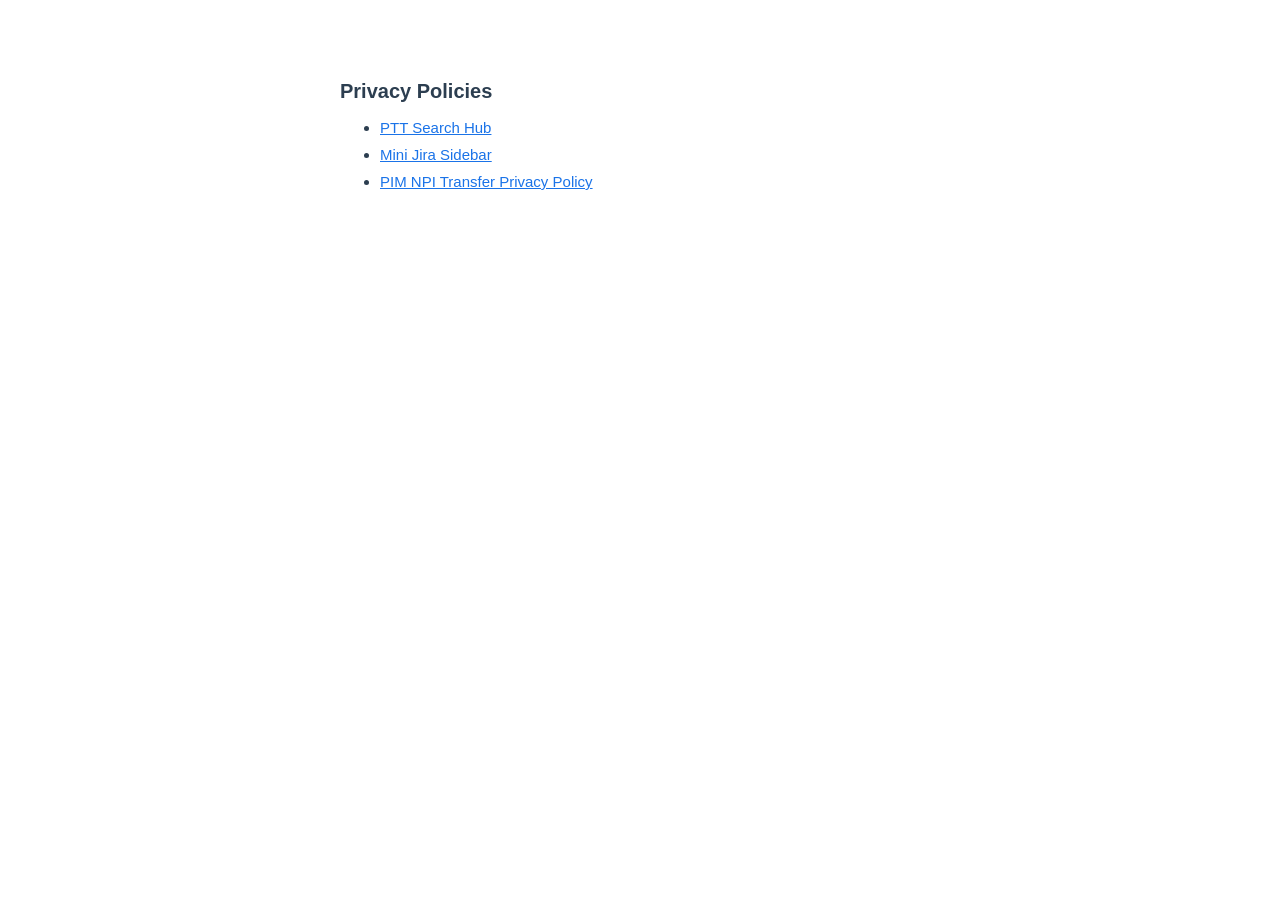
<file: docs/index.html>
<!DOCTYPE html>
<html lang="en">
<head>
  <meta charset="UTF-8">
  <title>Privacy Policies</title>
  <style>
    body { font-family: 'Segoe UI', Arial, sans-serif; max-width: 600px; margin: 80px auto; color: #2c3e50; }
    h1 { font-size: 20px; }
    li { margin-bottom: 10px; font-size: 15px; }
    a { color: #1a73e8; }
  </style>
</head>
<body>
  <h1>Privacy Policies</h1>
  <ul>
    <li><a href="ptt-search-hub-privacy-policy.html">PTT Search Hub</a></li>
    <li><a href="mini-jira-privacy-policy.html">Mini Jira Sidebar</a></li>
    <li><a href="pim-npi-transfer-privacy-policy.html">PIM NPI Transfer Privacy Policy</a></li>
  </ul>
</body>
</html>
</file>
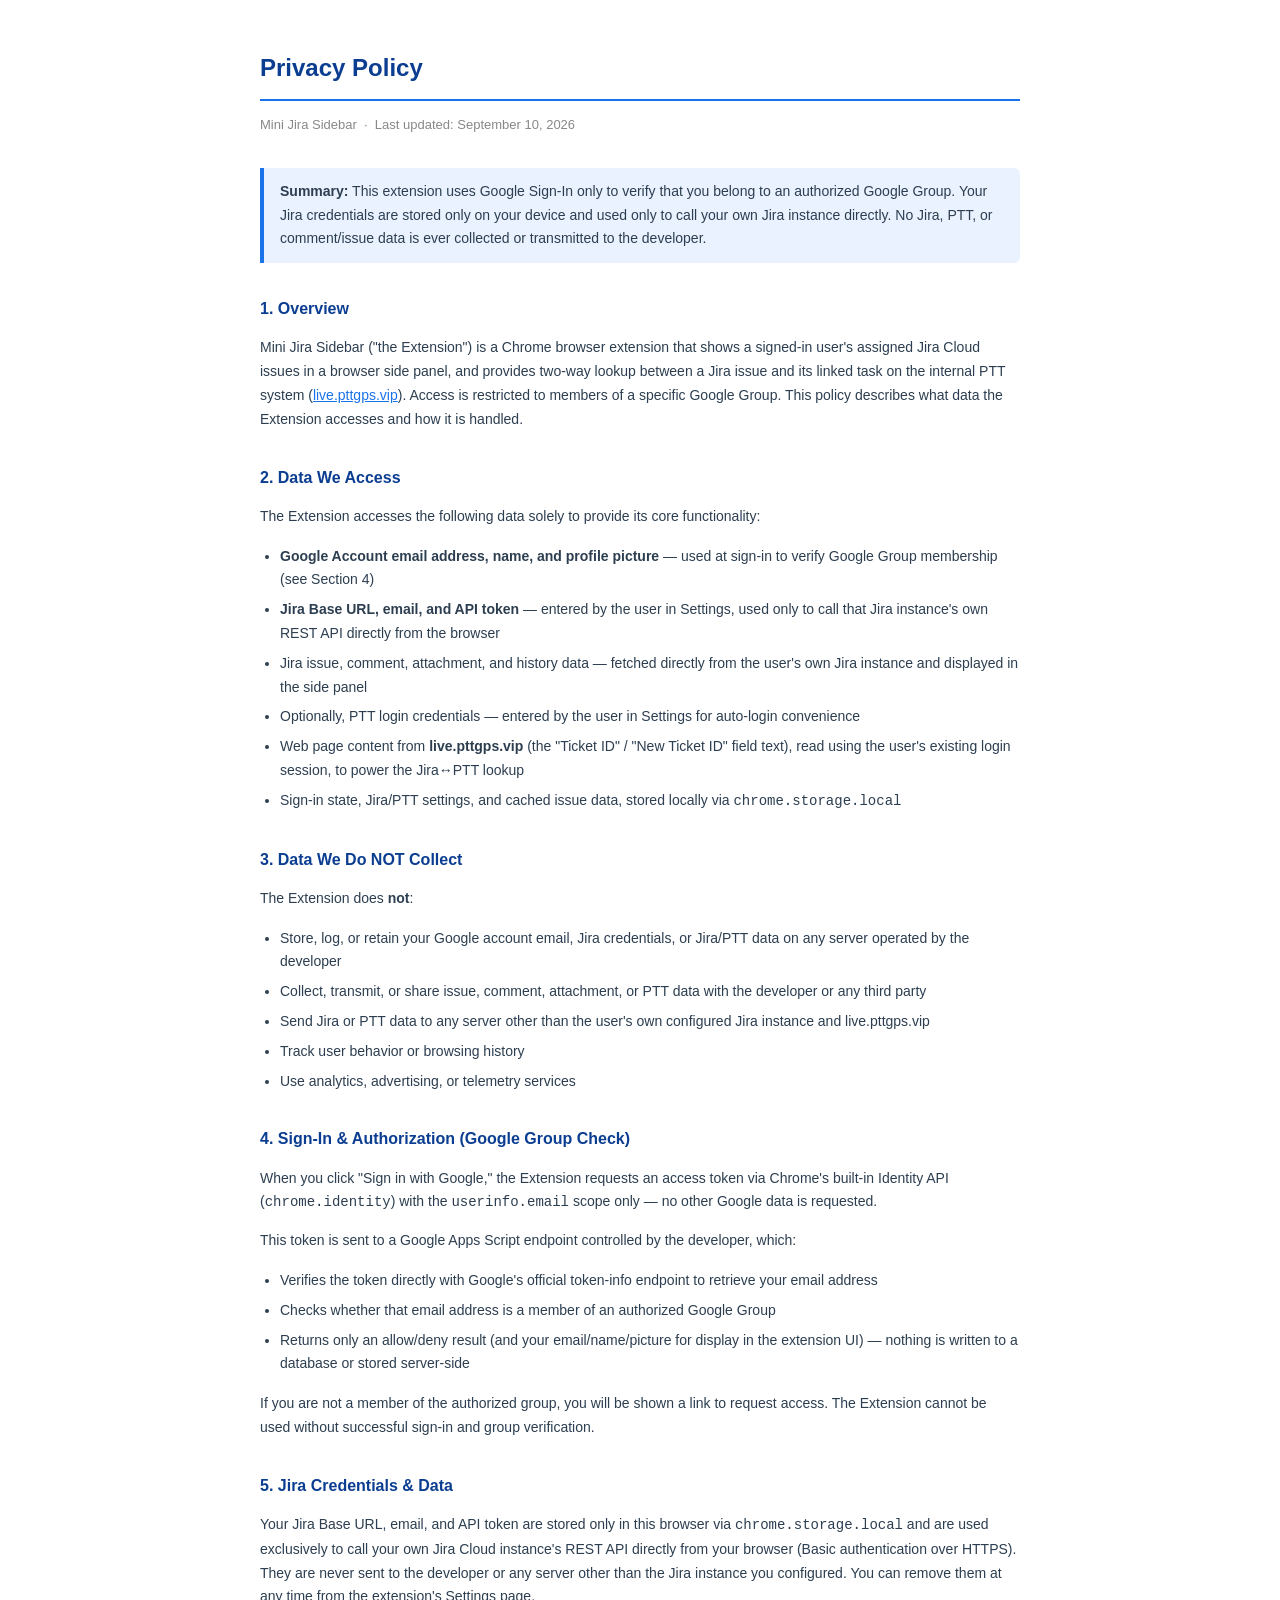
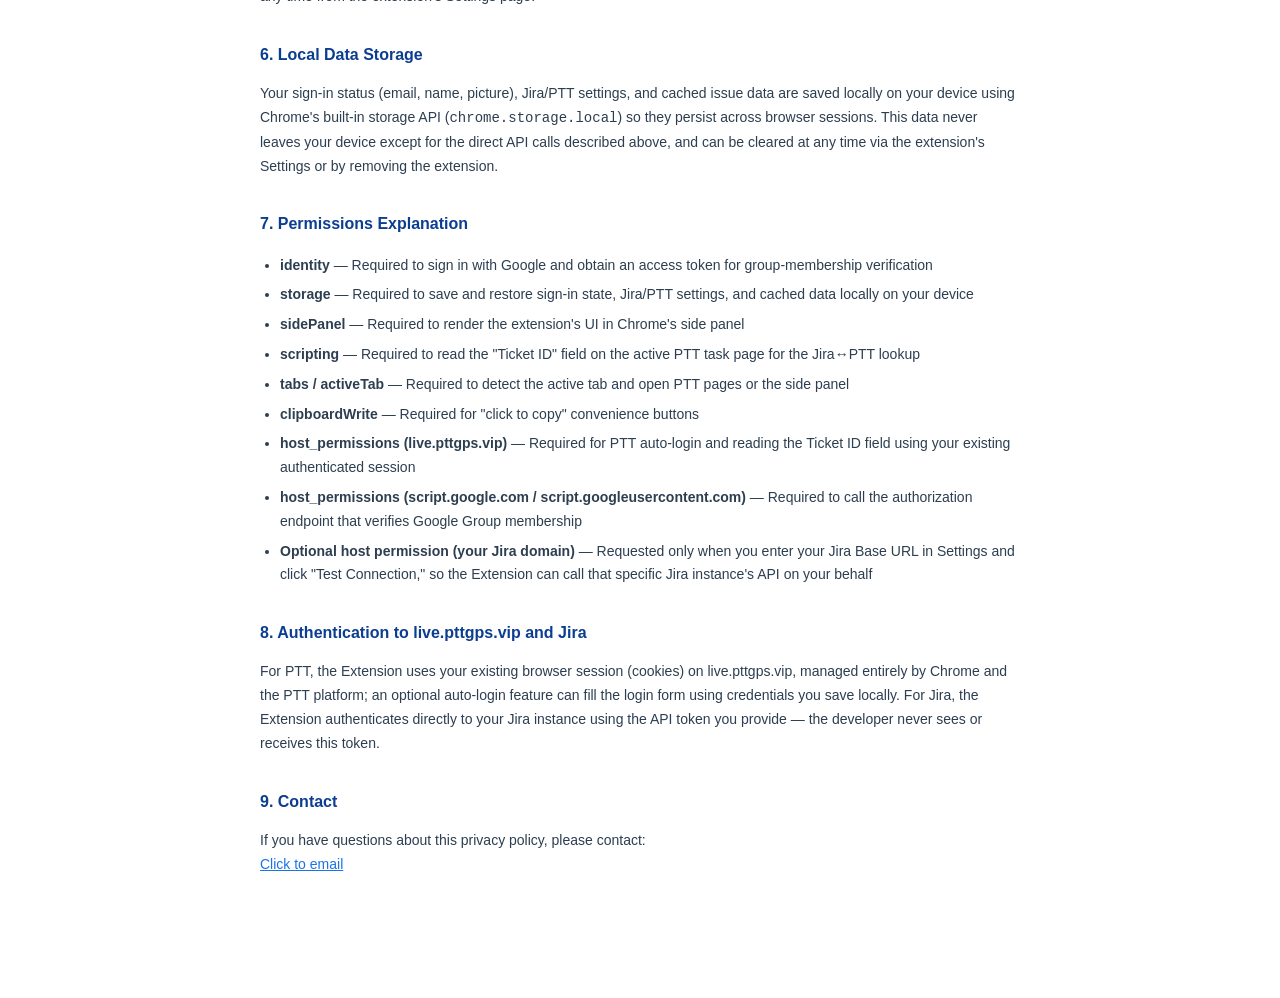
<file: docs/mini-jira-privacy-policy.html>
<!DOCTYPE html>
<html lang="en">
<head>
  <meta charset="UTF-8">
  <meta name="viewport" content="width=device-width, initial-scale=1.0">
  <title>Privacy Policy – Mini Jira Sidebar</title>
  <style>
    body {
      font-family: 'Segoe UI', Arial, sans-serif;
      max-width: 760px;
      margin: 48px auto;
      padding: 0 24px 64px;
      color: #2c3e50;
      line-height: 1.7;
    }
    h1 {
      font-size: 24px;
      color: #0b3d91;
      border-bottom: 2px solid #1a73e8;
      padding-bottom: 10px;
      margin-bottom: 6px;
    }
    .meta { font-size: 13px; color: #888; margin-bottom: 32px; }
    h2 { font-size: 16px; color: #0b3d91; margin-top: 32px; }
    p, li { font-size: 14px; }
    ul { padding-left: 20px; }
    li { margin-bottom: 6px; }
    .highlight {
      background: #eaf2ff;
      border-left: 4px solid #1a73e8;
      padding: 12px 16px;
      border-radius: 0 6px 6px 0;
      font-size: 14px;
      margin: 24px 0;
    }
    a { color: #1a73e8; }
  </style>
</head>
<body>

  <h1>Privacy Policy</h1>
  <p class="meta">Mini Jira Sidebar &nbsp;·&nbsp; Last updated: September 10, 2026</p>

  <div class="highlight">
    <strong>Summary:</strong> This extension uses Google Sign-In only to verify that you
    belong to an authorized Google Group. Your Jira credentials are stored only on your
    device and used only to call your own Jira instance directly. No Jira, PTT, or
    comment/issue data is ever collected or transmitted to the developer.
  </div>

  <h2>1. Overview</h2>
  <p>
    Mini Jira Sidebar ("the Extension") is a Chrome browser extension that shows a
    signed-in user's assigned Jira Cloud issues in a browser side panel, and provides
    two-way lookup between a Jira issue and its linked task on the internal PTT system
    (<a href="https://live.pttgps.vip" target="_blank">live.pttgps.vip</a>). Access is
    restricted to members of a specific Google Group. This policy describes what data
    the Extension accesses and how it is handled.
  </p>

  <h2>2. Data We Access</h2>
  <p>The Extension accesses the following data solely to provide its core functionality:</p>
  <ul>
    <li><strong>Google Account email address, name, and profile picture</strong> — used
      at sign-in to verify Google Group membership (see Section 4)</li>
    <li><strong>Jira Base URL, email, and API token</strong> — entered by the user in
      Settings, used only to call that Jira instance's own REST API directly from the
      browser</li>
    <li>Jira issue, comment, attachment, and history data — fetched directly from the
      user's own Jira instance and displayed in the side panel</li>
    <li>Optionally, PTT login credentials — entered by the user in Settings for
      auto-login convenience</li>
    <li>Web page content from <strong>live.pttgps.vip</strong> (the "Ticket ID" /
      "New Ticket ID" field text), read using the user's existing login session, to
      power the Jira↔PTT lookup</li>
    <li>Sign-in state, Jira/PTT settings, and cached issue data, stored locally via
      <code>chrome.storage.local</code></li>
  </ul>

  <h2>3. Data We Do NOT Collect</h2>
  <p>The Extension does <strong>not</strong>:</p>
  <ul>
    <li>Store, log, or retain your Google account email, Jira credentials, or Jira/PTT
      data on any server operated by the developer</li>
    <li>Collect, transmit, or share issue, comment, attachment, or PTT data with the
      developer or any third party</li>
    <li>Send Jira or PTT data to any server other than the user's own configured Jira
      instance and live.pttgps.vip</li>
    <li>Track user behavior or browsing history</li>
    <li>Use analytics, advertising, or telemetry services</li>
  </ul>

  <h2>4. Sign-In &amp; Authorization (Google Group Check)</h2>
  <p>
    When you click "Sign in with Google," the Extension requests an access token via
    Chrome's built-in Identity API (<code>chrome.identity</code>) with the
    <code>userinfo.email</code> scope only — no other Google data is requested.
  </p>
  <p>
    This token is sent to a Google Apps Script endpoint controlled by the developer,
    which:
  </p>
  <ul>
    <li>Verifies the token directly with Google's official token-info endpoint to
      retrieve your email address</li>
    <li>Checks whether that email address is a member of an authorized Google Group</li>
    <li>Returns only an allow/deny result (and your email/name/picture for display in
      the extension UI) — nothing is written to a database or stored server-side</li>
  </ul>
  <p>
    If you are not a member of the authorized group, you will be shown a link to
    request access. The Extension cannot be used without successful sign-in and group
    verification.
  </p>

  <h2>5. Jira Credentials &amp; Data</h2>
  <p>
    Your Jira Base URL, email, and API token are stored only in this browser via
    <code>chrome.storage.local</code> and are used exclusively to call your own Jira
    Cloud instance's REST API directly from your browser (Basic authentication over
    HTTPS). They are never sent to the developer or any server other than the Jira
    instance you configured. You can remove them at any time from the extension's
    Settings page.
  </p>

  <h2>6. Local Data Storage</h2>
  <p>
    Your sign-in status (email, name, picture), Jira/PTT settings, and cached issue
    data are saved locally on your device using Chrome's built-in storage API
    (<code>chrome.storage.local</code>) so they persist across browser sessions. This
    data never leaves your device except for the direct API calls described above, and
    can be cleared at any time via the extension's Settings or by removing the
    extension.
  </p>

  <h2>7. Permissions Explanation</h2>
  <ul>
    <li><strong>identity</strong> — Required to sign in with Google and obtain an
      access token for group-membership verification</li>
    <li><strong>storage</strong> — Required to save and restore sign-in state, Jira/PTT
      settings, and cached data locally on your device</li>
    <li><strong>sidePanel</strong> — Required to render the extension's UI in Chrome's
      side panel</li>
    <li><strong>scripting</strong> — Required to read the "Ticket ID" field on the
      active PTT task page for the Jira↔PTT lookup</li>
    <li><strong>tabs / activeTab</strong> — Required to detect the active tab and open
      PTT pages or the side panel</li>
    <li><strong>clipboardWrite</strong> — Required for "click to copy" convenience
      buttons</li>
    <li><strong>host_permissions (live.pttgps.vip)</strong> — Required for PTT
      auto-login and reading the Ticket ID field using your existing authenticated
      session</li>
    <li><strong>host_permissions (script.google.com / script.googleusercontent.com)</strong>
      — Required to call the authorization endpoint that verifies Google Group
      membership</li>
    <li><strong>Optional host permission (your Jira domain)</strong> — Requested only
      when you enter your Jira Base URL in Settings and click "Test Connection," so the
      Extension can call that specific Jira instance's API on your behalf</li>
  </ul>

  <h2>8. Authentication to live.pttgps.vip and Jira</h2>
  <p>
    For PTT, the Extension uses your existing browser session (cookies) on
    live.pttgps.vip, managed entirely by Chrome and the PTT platform; an optional
    auto-login feature can fill the login form using credentials you save locally. For
    Jira, the Extension authenticates directly to your Jira instance using the API
    token you provide — the developer never sees or receives this token.
  </p>

  <h2>9. Contact</h2>
  <p>
    If you have questions about this privacy policy, please contact:<br>
    <a href="mailto:kr-lge-content-ops@concentrix.com">Click to email</a>
  </p>

</body>
</html>
</file>
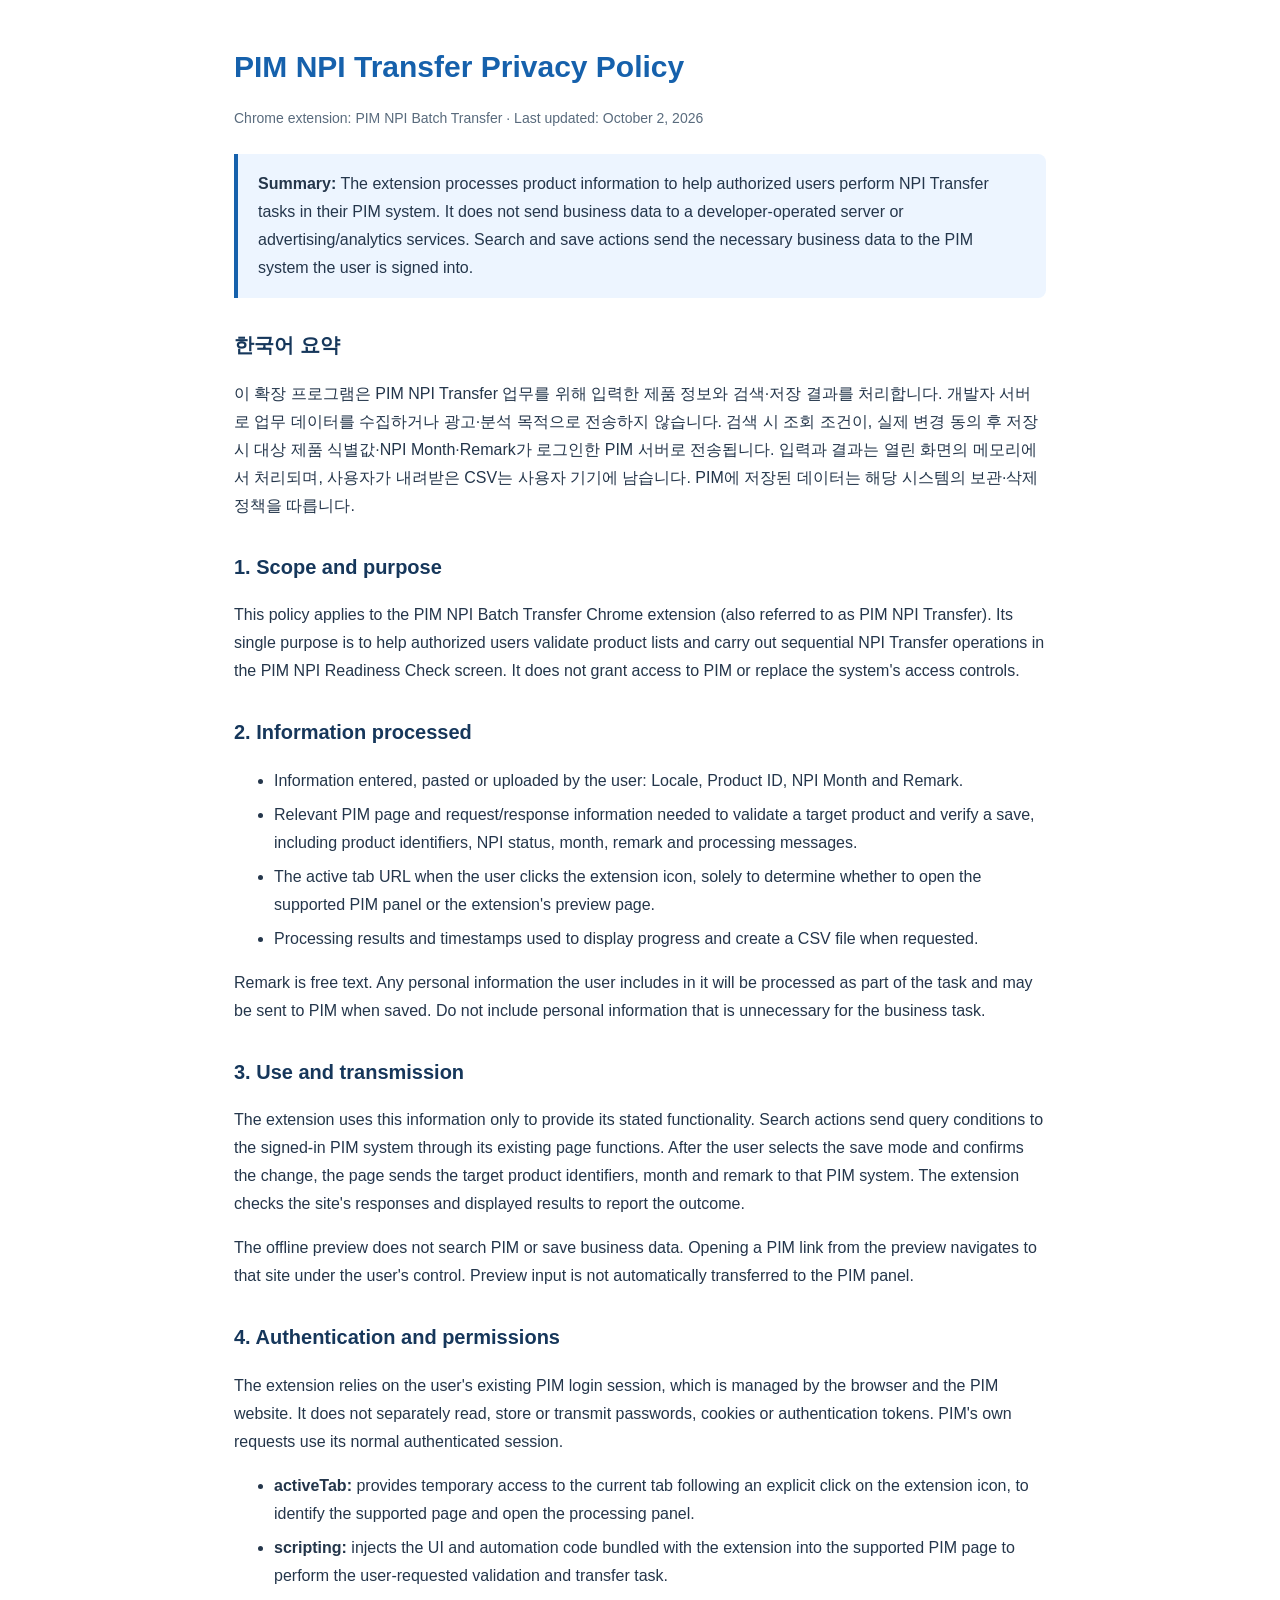
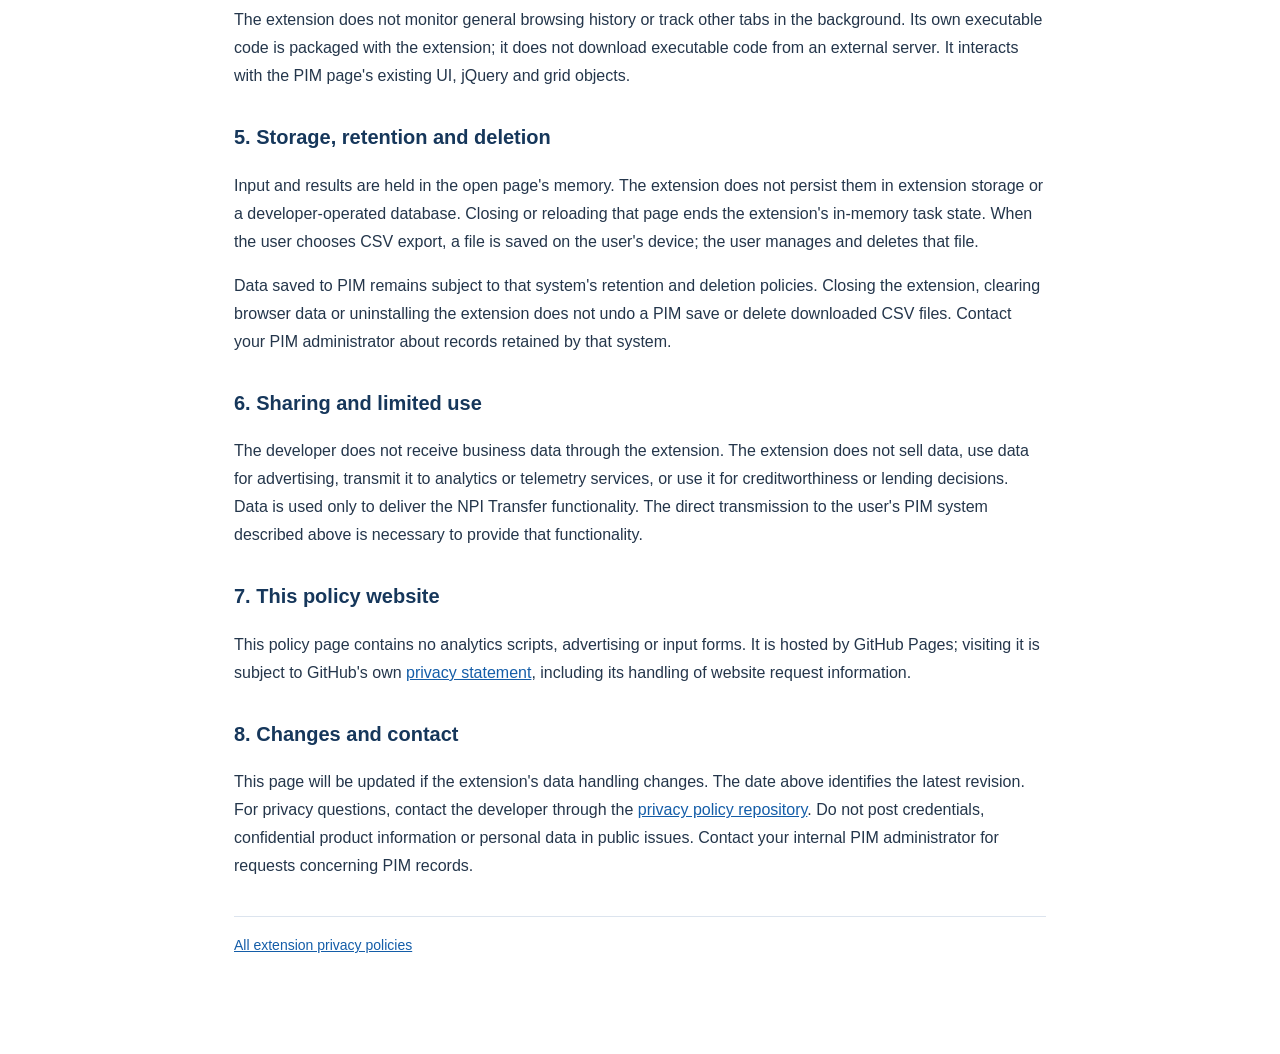
<file: docs/pim-npi-transfer-privacy-policy.html>
<!DOCTYPE html>
<html lang="en">
<head>
<meta charset="UTF-8">
<meta name="viewport" content="width=device-width, initial-scale=1">
<meta name="description" content="Privacy policy for the PIM NPI Batch Transfer Chrome extension, also referred to as PIM NPI Transfer.">
<title>PIM NPI Transfer Privacy Policy</title>
<style>
:root{color-scheme:light}*{box-sizing:border-box}body{font-family:'Segoe UI',Arial,sans-serif;max-width:860px;margin:48px auto;padding:0 24px 48px;color:#24364b;line-height:1.75;background:#fff}h1{font-size:30px;line-height:1.25;color:#1661ac}h2{font-size:20px;margin-top:30px;color:#16375b}.meta{color:#596b7d;font-size:14px}.summary{background:#edf5ff;border-left:4px solid #1661ac;padding:16px 20px;border-radius:0 8px 8px 0;margin:24px 0}a{color:#145da8;overflow-wrap:anywhere}li{margin:6px 0}code{font-size:.94em}footer{border-top:1px solid #dce4ee;margin-top:36px;padding-top:16px;font-size:14px}@media(max-width:600px){body{margin:24px auto;padding:0 18px 32px}h1{font-size:25px}}
</style>
</head>
<body><main>
<h1>PIM NPI Transfer Privacy Policy</h1>
<p class="meta">Chrome extension: PIM NPI Batch Transfer · Last updated: October 2, 2026</p>
<div class="summary"><strong>Summary:</strong> The extension processes product information to help authorized users perform NPI Transfer tasks in their PIM system. It does not send business data to a developer-operated server or advertising/analytics services. Search and save actions send the necessary business data to the PIM system the user is signed into.</div>
<section lang="ko"><h2>한국어 요약</h2><p>이 확장 프로그램은 PIM NPI Transfer 업무를 위해 입력한 제품 정보와 검색·저장 결과를 처리합니다. 개발자 서버로 업무 데이터를 수집하거나 광고·분석 목적으로 전송하지 않습니다. 검색 시 조회 조건이, 실제 변경 동의 후 저장 시 대상 제품 식별값·NPI Month·Remark가 로그인한 PIM 서버로 전송됩니다. 입력과 결과는 열린 화면의 메모리에서 처리되며, 사용자가 내려받은 CSV는 사용자 기기에 남습니다. PIM에 저장된 데이터는 해당 시스템의 보관·삭제 정책을 따릅니다.</p></section>
<h2>1. Scope and purpose</h2>
<p>This policy applies to the PIM NPI Batch Transfer Chrome extension (also referred to as PIM NPI Transfer). Its single purpose is to help authorized users validate product lists and carry out sequential NPI Transfer operations in the PIM NPI Readiness Check screen. It does not grant access to PIM or replace the system's access controls.</p>
<h2>2. Information processed</h2>
<ul><li>Information entered, pasted or uploaded by the user: Locale, Product ID, NPI Month and Remark.</li><li>Relevant PIM page and request/response information needed to validate a target product and verify a save, including product identifiers, NPI status, month, remark and processing messages.</li><li>The active tab URL when the user clicks the extension icon, solely to determine whether to open the supported PIM panel or the extension's preview page.</li><li>Processing results and timestamps used to display progress and create a CSV file when requested.</li></ul>
<p>Remark is free text. Any personal information the user includes in it will be processed as part of the task and may be sent to PIM when saved. Do not include personal information that is unnecessary for the business task.</p>
<h2>3. Use and transmission</h2>
<p>The extension uses this information only to provide its stated functionality. Search actions send query conditions to the signed-in PIM system through its existing page functions. After the user selects the save mode and confirms the change, the page sends the target product identifiers, month and remark to that PIM system. The extension checks the site's responses and displayed results to report the outcome.</p>
<p>The offline preview does not search PIM or save business data. Opening a PIM link from the preview navigates to that site under the user's control. Preview input is not automatically transferred to the PIM panel.</p>
<h2>4. Authentication and permissions</h2>
<p>The extension relies on the user's existing PIM login session, which is managed by the browser and the PIM website. It does not separately read, store or transmit passwords, cookies or authentication tokens. PIM's own requests use its normal authenticated session.</p>
<ul><li><strong>activeTab:</strong> provides temporary access to the current tab following an explicit click on the extension icon, to identify the supported page and open the processing panel.</li><li><strong>scripting:</strong> injects the UI and automation code bundled with the extension into the supported PIM page to perform the user-requested validation and transfer task.</li></ul>
<p>The extension does not monitor general browsing history or track other tabs in the background. Its own executable code is packaged with the extension; it does not download executable code from an external server. It interacts with the PIM page's existing UI, jQuery and grid objects.</p>
<h2>5. Storage, retention and deletion</h2>
<p>Input and results are held in the open page's memory. The extension does not persist them in extension storage or a developer-operated database. Closing or reloading that page ends the extension's in-memory task state. When the user chooses CSV export, a file is saved on the user's device; the user manages and deletes that file.</p>
<p>Data saved to PIM remains subject to that system's retention and deletion policies. Closing the extension, clearing browser data or uninstalling the extension does not undo a PIM save or delete downloaded CSV files. Contact your PIM administrator about records retained by that system.</p>
<h2>6. Sharing and limited use</h2>
<p>The developer does not receive business data through the extension. The extension does not sell data, use data for advertising, transmit it to analytics or telemetry services, or use it for creditworthiness or lending decisions. Data is used only to deliver the NPI Transfer functionality. The direct transmission to the user's PIM system described above is necessary to provide that functionality.</p>
<h2>7. This policy website</h2>
<p>This policy page contains no analytics scripts, advertising or input forms. It is hosted by GitHub Pages; visiting it is subject to GitHub's own <a href="https://docs.github.com/en/site-policy/privacy-policies/github-general-privacy-statement">privacy statement</a>, including its handling of website request information.</p>
<h2>8. Changes and contact</h2>
<p>This page will be updated if the extension's data handling changes. The date above identifies the latest revision. For privacy questions, contact the developer through the <a href="https://github.com/aiwesley1971/ptt-bulk-task-search/issues">privacy policy repository</a>. Do not post credentials, confidential product information or personal data in public issues. Contact your internal PIM administrator for requests concerning PIM records.</p>
</main><footer><a href="index.html">All extension privacy policies</a></footer></body></html>
</file>
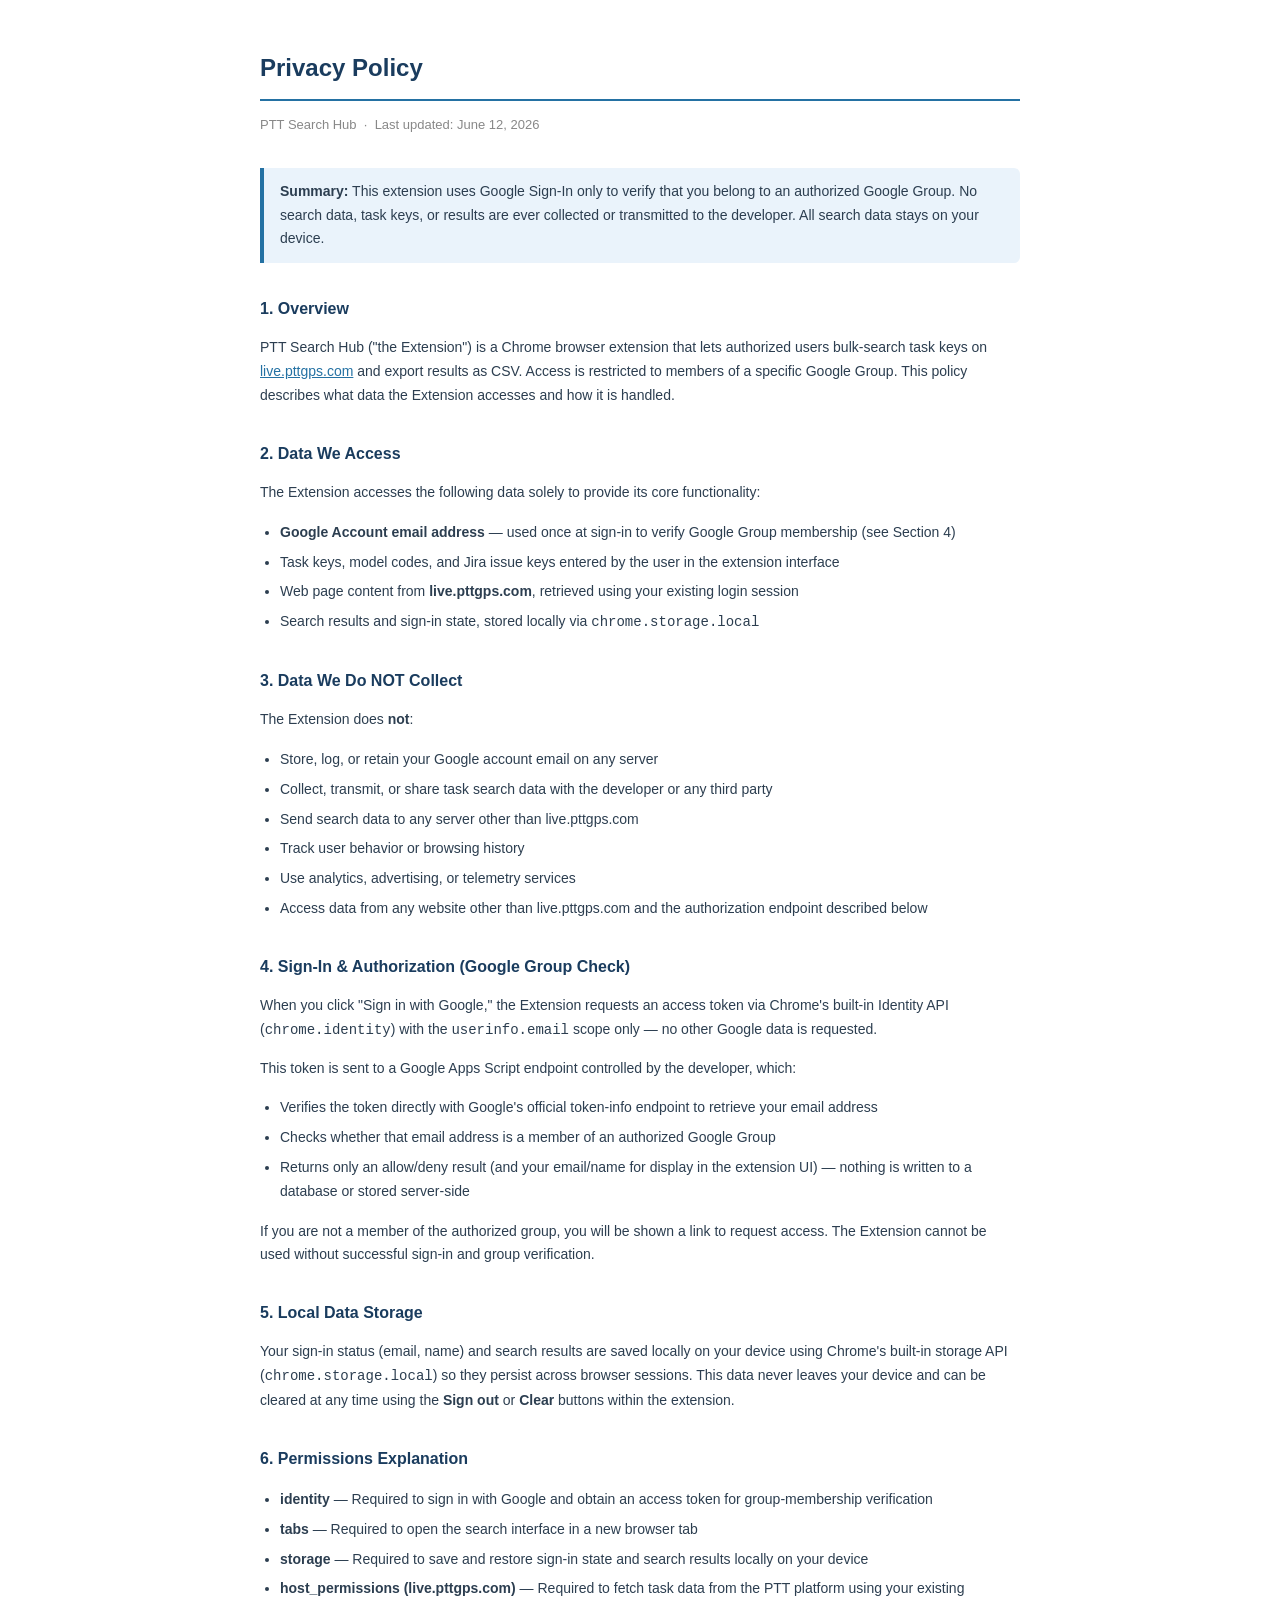
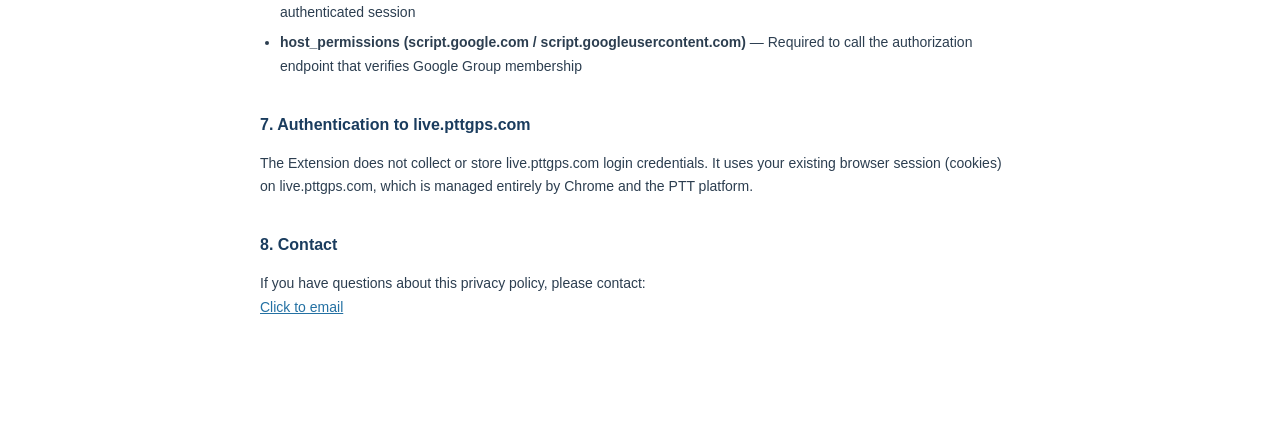
<file: docs/privacy-policy.html>
<!DOCTYPE html>
<html lang="en">
<head>
  <meta charset="UTF-8">
  <meta name="viewport" content="width=device-width, initial-scale=1.0">
  <title>Privacy Policy – PTT Search Hub</title>
  <style>
    body {
      font-family: 'Segoe UI', Arial, sans-serif;
      max-width: 760px;
      margin: 48px auto;
      padding: 0 24px 64px;
      color: #2c3e50;
      line-height: 1.7;
    }
    h1 {
      font-size: 24px;
      color: #1a3c5e;
      border-bottom: 2px solid #2471a3;
      padding-bottom: 10px;
      margin-bottom: 6px;
    }
    .meta { font-size: 13px; color: #888; margin-bottom: 32px; }
    h2 { font-size: 16px; color: #1a3c5e; margin-top: 32px; }
    p, li { font-size: 14px; }
    ul { padding-left: 20px; }
    li { margin-bottom: 6px; }
    .highlight {
      background: #eaf3fb;
      border-left: 4px solid #2471a3;
      padding: 12px 16px;
      border-radius: 0 6px 6px 0;
      font-size: 14px;
      margin: 24px 0;
    }
    a { color: #2471a3; }
  </style>
</head>
<body>

  <h1>Privacy Policy</h1>
  <p class="meta">PTT Search Hub &nbsp;·&nbsp; Last updated: June 12, 2026</p>

  <div class="highlight">
    <strong>Summary:</strong> This extension uses Google Sign-In only to verify that you
    belong to an authorized Google Group. No search data, task keys, or results are ever
    collected or transmitted to the developer. All search data stays on your device.
  </div>

  <h2>1. Overview</h2>
  <p>
    PTT Search Hub ("the Extension") is a Chrome browser extension that lets
    authorized users bulk-search task keys on
    <a href="https://live.pttgps.com" target="_blank">live.pttgps.com</a>
    and export results as CSV. Access is restricted to members of a specific Google Group.
    This policy describes what data the Extension accesses and how it is handled.
  </p>

  <h2>2. Data We Access</h2>
  <p>The Extension accesses the following data solely to provide its core functionality:</p>
  <ul>
    <li><strong>Google Account email address</strong> — used once at sign-in to verify
      Google Group membership (see Section 4)</li>
    <li>Task keys, model codes, and Jira issue keys entered by the user in the extension interface</li>
    <li>Web page content from <strong>live.pttgps.com</strong>, retrieved using your existing login session</li>
    <li>Search results and sign-in state, stored locally via <code>chrome.storage.local</code></li>
  </ul>

  <h2>3. Data We Do NOT Collect</h2>
  <p>The Extension does <strong>not</strong>:</p>
  <ul>
    <li>Store, log, or retain your Google account email on any server</li>
    <li>Collect, transmit, or share task search data with the developer or any third party</li>
    <li>Send search data to any server other than live.pttgps.com</li>
    <li>Track user behavior or browsing history</li>
    <li>Use analytics, advertising, or telemetry services</li>
    <li>Access data from any website other than live.pttgps.com and the authorization
      endpoint described below</li>
  </ul>

  <h2>4. Sign-In &amp; Authorization (Google Group Check)</h2>
  <p>
    When you click "Sign in with Google," the Extension requests an access token via
    Chrome's built-in Identity API (<code>chrome.identity</code>) with the
    <code>userinfo.email</code> scope only — no other Google data is requested.
  </p>
  <p>
    This token is sent to a Google Apps Script endpoint controlled by the developer,
    which:
  </p>
  <ul>
    <li>Verifies the token directly with Google's official token-info endpoint to
      retrieve your email address</li>
    <li>Checks whether that email address is a member of an authorized Google Group</li>
    <li>Returns only an allow/deny result (and your email/name for display in the
      extension UI) — nothing is written to a database or stored server-side</li>
  </ul>
  <p>
    If you are not a member of the authorized group, you will be shown a link to
    request access. The Extension cannot be used without successful sign-in and group
    verification.
  </p>

  <h2>5. Local Data Storage</h2>
  <p>
    Your sign-in status (email, name) and search results are saved locally on your
    device using Chrome's built-in storage API (<code>chrome.storage.local</code>) so
    they persist across browser sessions. This data never leaves your device and can be
    cleared at any time using the <strong>Sign out</strong> or <strong>Clear</strong>
    buttons within the extension.
  </p>

  <h2>6. Permissions Explanation</h2>
  <ul>
    <li><strong>identity</strong> — Required to sign in with Google and obtain an
      access token for group-membership verification</li>
    <li><strong>tabs</strong> — Required to open the search interface in a new browser tab</li>
    <li><strong>storage</strong> — Required to save and restore sign-in state and
      search results locally on your device</li>
    <li><strong>host_permissions (live.pttgps.com)</strong> — Required to fetch task data
      from the PTT platform using your existing authenticated session</li>
    <li><strong>host_permissions (script.google.com / script.googleusercontent.com)</strong>
      — Required to call the authorization endpoint that verifies Google Group membership</li>
  </ul>

  <h2>7. Authentication to live.pttgps.com</h2>
  <p>
    The Extension does not collect or store live.pttgps.com login credentials. It uses
    your existing browser session (cookies) on live.pttgps.com, which is managed
    entirely by Chrome and the PTT platform.
  </p>

  <h2>8. Contact</h2>
  <p>
    If you have questions about this privacy policy, please contact:<br>
    <a href="mailto:kr-lge-content-ops@concentrix.com">Click to email</a>
  </p>

</body>
</html>
</file>
